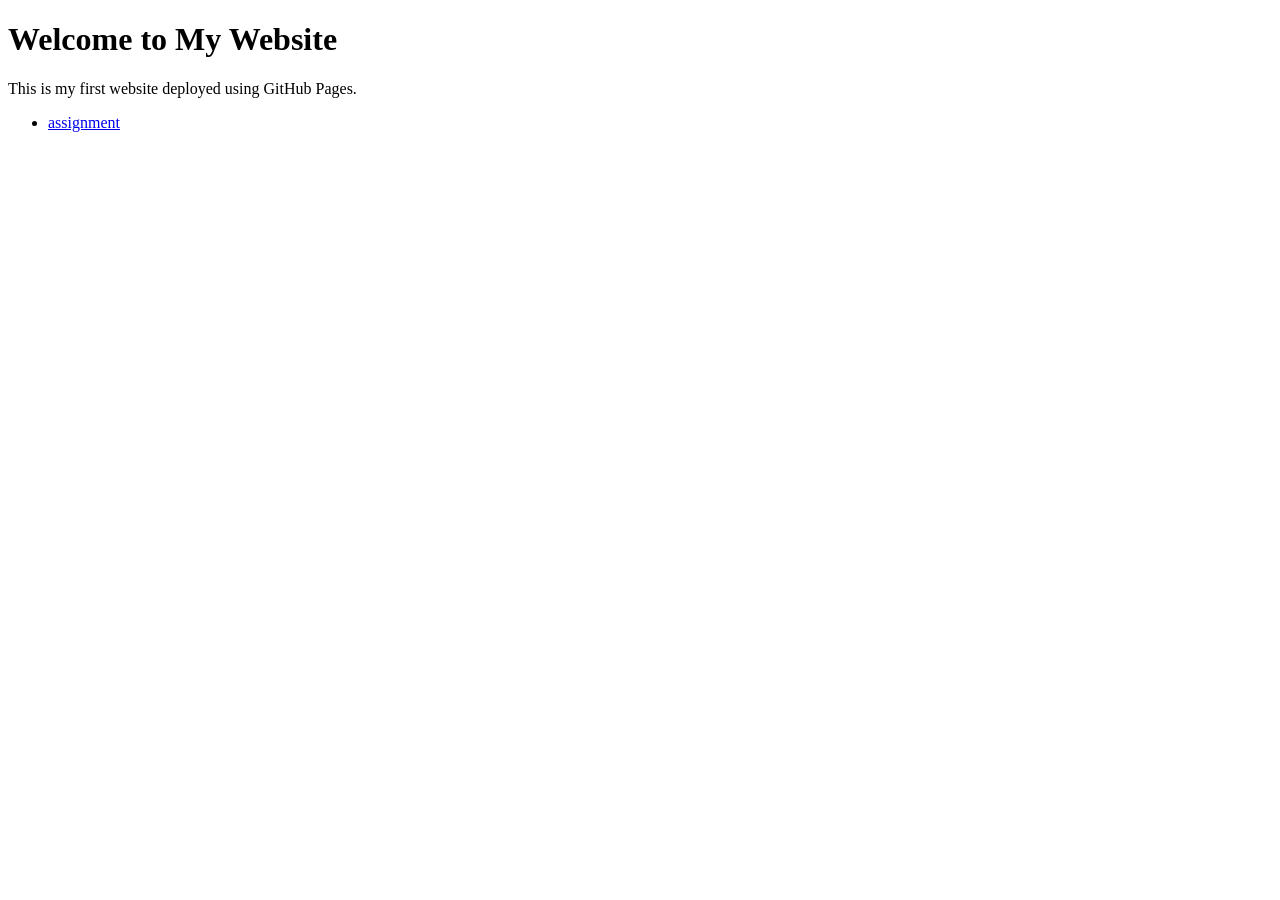
<file: index.html>
<!DOCTYPE html>
<html lang="en">
<head>
    <meta charset="UTF-8">
    <meta name="viewport" content="width=device-width, initial-scale=1.0">
    <title>My First Website</title>
</head>
<body>

    <h1>Welcome to My Website</h1>
    <p>This is my first website deployed using GitHub Pages.</p>
<ul>
    <li><a href="wadassignment02/index.html">assignment</a></li>
</ul>
</body>
</html>
</file>
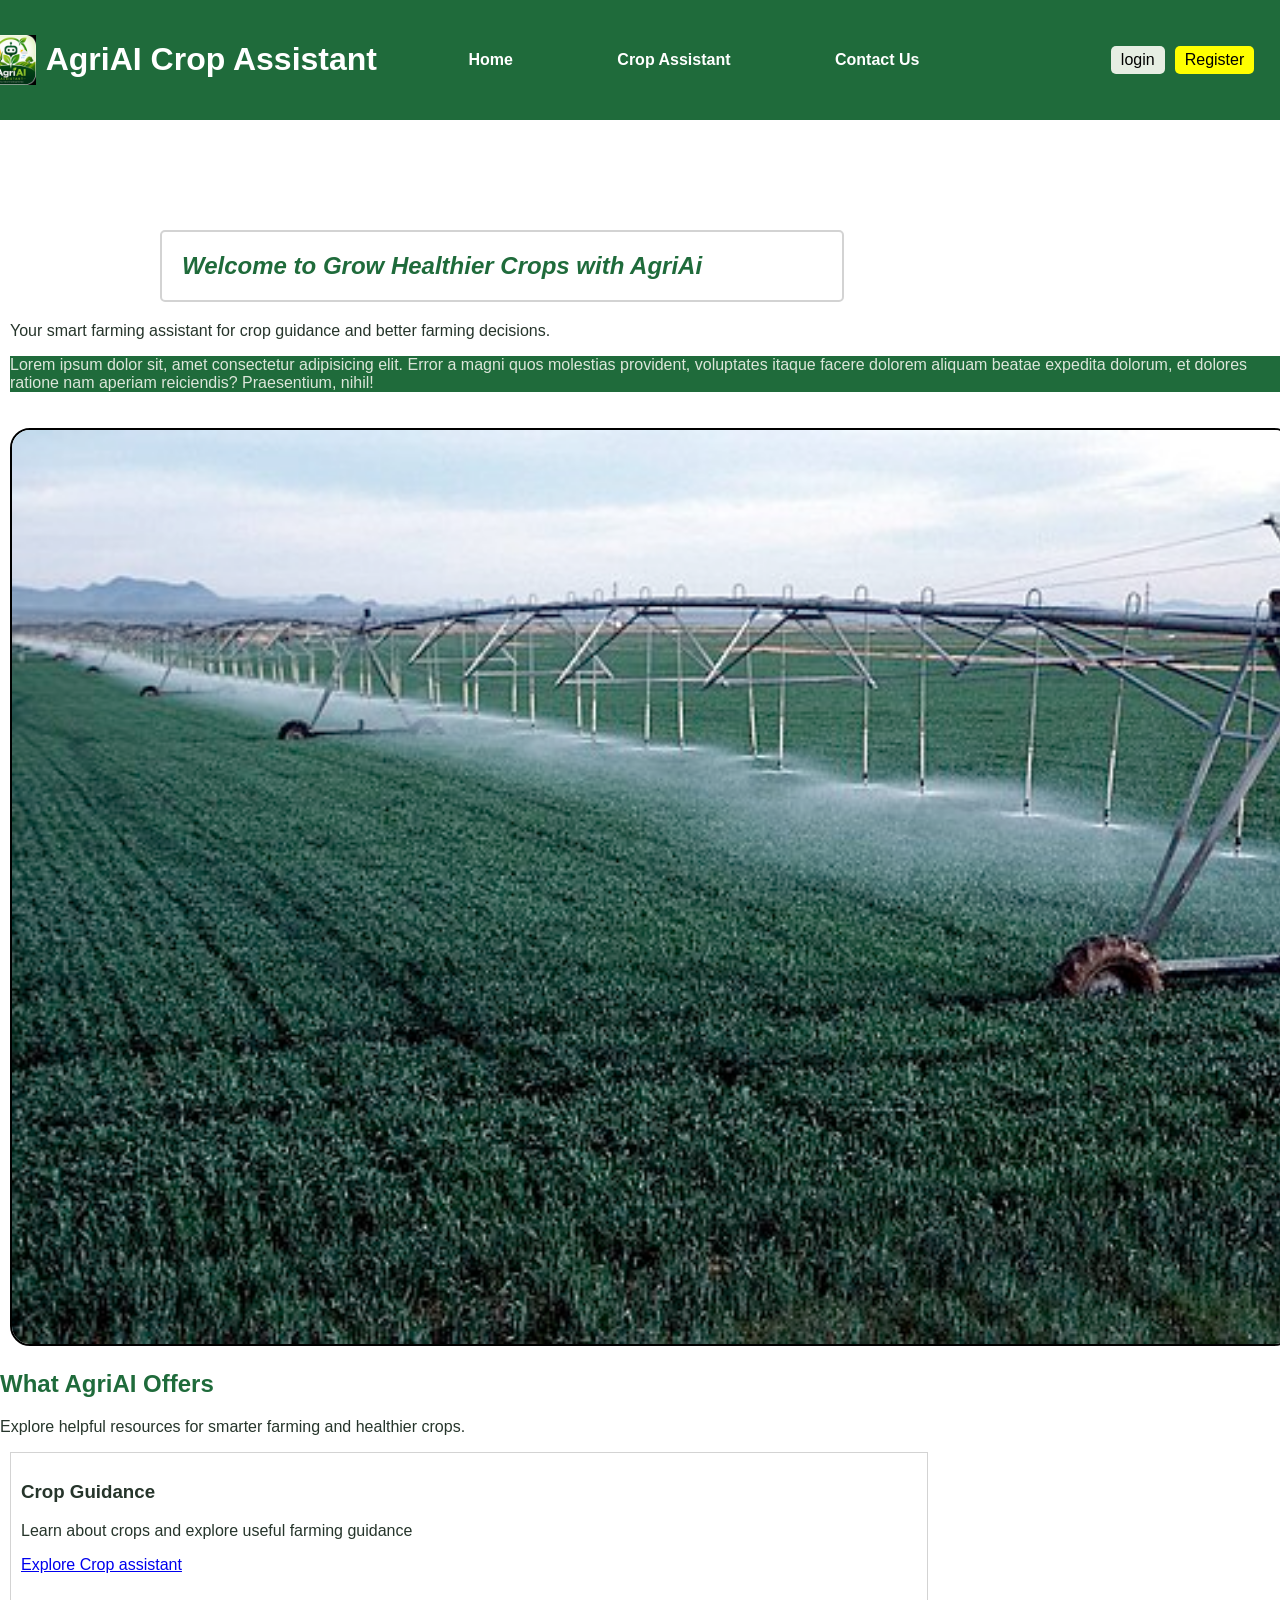
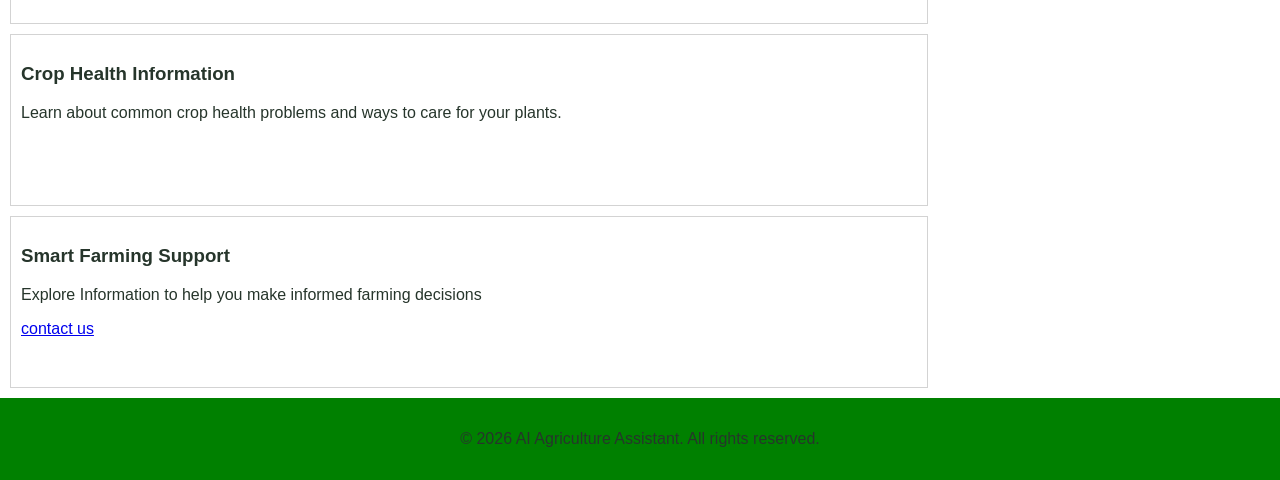
<file: wadassignment02/index.html>
<!DOCTYPE html>


<html lang="en">
    <head>
        <meta charset="utf-8">
        <title>AgriAI Crop Assistant</title>
        <meta name="description" content="">
        <meta name="viewport" content="width=device-width, initial-scale=1">
        <link rel="stylesheet" href="css/style.css">
    </head>
    <body>
       <header >
        <div class="logo">
            <img src="images/logo.webp" alt="">
             <h1>AgriAI Crop Assistant</h1>
        </div>
       <div>
          <nav>
            <ul>
                <li><a href="index.html">Home</a></li>
                <li><a href="cropassistance.html">Crop Assistant</a></li>
                <li><a href="contact.html">Contact Us</a></li>
               
            </ul>
        </nav>
       </div>
      
       <div class="login">
        <div class="signin">
            <a href="login.html"class="signin">login</a>

        </div>
      <div class="signup">
          <a href="register.html"class="signup">Register</a>
      </div>
         
  
       </div>
      
        
       </header>
        <main>
     <div class="container">
 <section class="hero">
                <h2> Welcome to Grow Healthier Crops with AgriAi</h2>
                <p>
                    Your smart farming assistant for crop guidance
                    and better farming decisions.
                </p>
              
                <div class="img1">
                    <p>Lorem ipsum dolor sit, amet consectetur adipisicing elit. Error a magni quos molestias provident, voluptates itaque facere dolorem aliquam beatae expedita dolorum, et dolores ratione nam aperiam reiciendis? Praesentium, nihil!</p>
                </div>
                <img src="images/img2.JPG" alt="Green crops growing in a farm">
            </section>
     </div>
           



            <section class="features">
             <h2>What AgriAI Offers</h2>
             <p>Explore helpful resources for smarter farming and healthier crops.</p>
             <article class="feature">
                <h3>Crop Guidance</h3>
                <p>
                    Learn about crops and explore useful farming guidance
                </p>
                <a href="cropassistance.html">Explore Crop assistant</a>
             </article>
             <article class="feature">
      <h3>Crop Health Information </h3>
              <p>
                Learn about common crop health problems 
                and ways to care for your plants.
              </p>
             </article>
             <article class="feature">
                <h3>Smart Farming Support</h3>
                <p>
                    Explore Information to help you make informed farming decisions
                    
                </p>
                <a href="contact.html">contact us</a>
             </article>
            </section>
        </main>
        <footer>
            <p>&copy; 2026 AI Agriculture Assistant. All rights reserved.</p>
        </footer>
    </body>
</html>
</file>
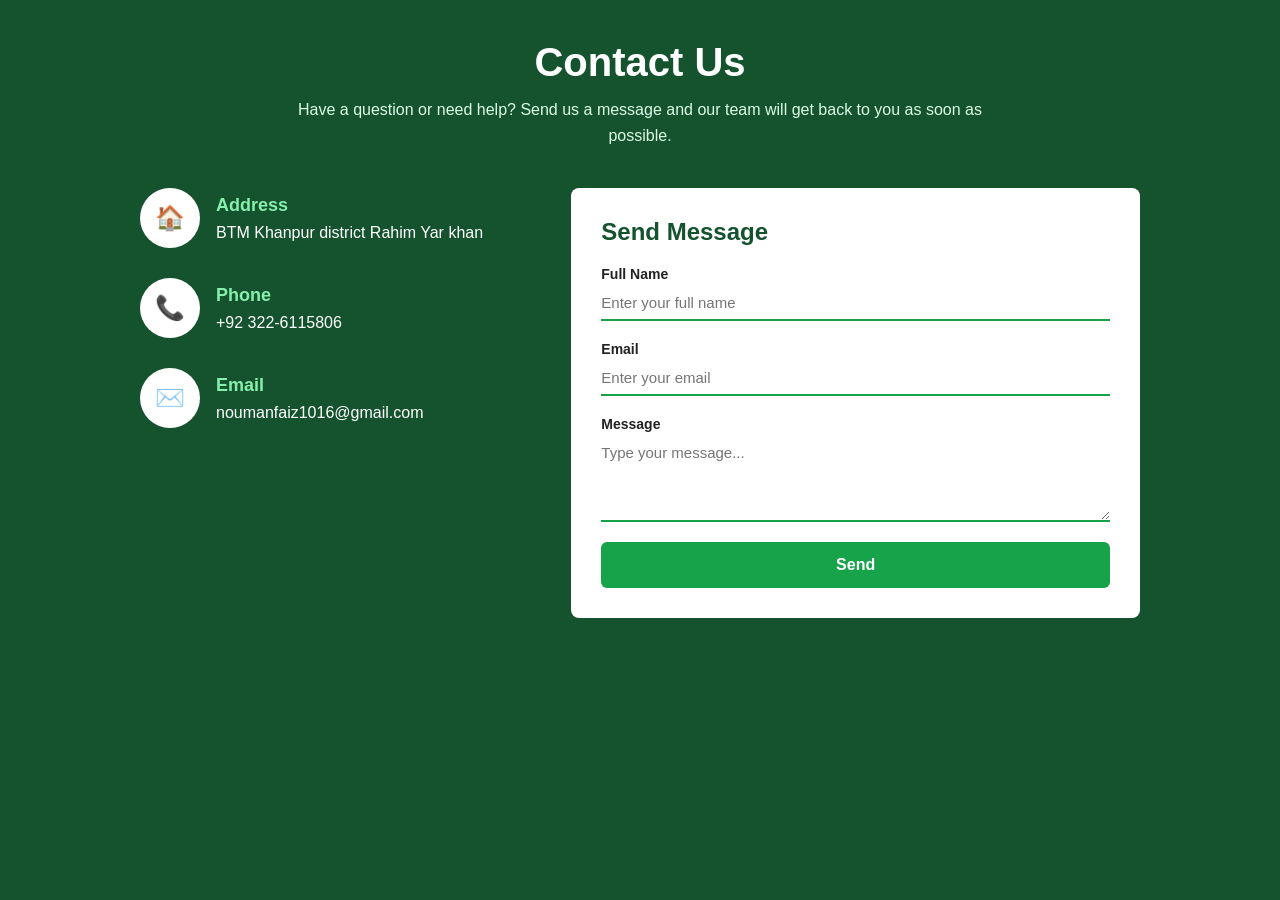
<file: wadassignment02/contact.html>
<!DOCTYPE html>
<html>
<head>
  <meta charset="UTF-8">
  <meta name="viewport" content="width=device-width, initial-scale=1">
  <title>Contact Us </title>
  <link rel="stylesheet" href="css/contact.css">
</head>
<body>
  <header>
    <h1>Contact Us</h1>
    <p>Have a question or need help? Send us a message and our team will get back to you as soon as possible.</p>
  </header>

  <main>
    <section class="info">
      <article>
        <span class="icon">🏠</span>
        <span class="text">
          <strong>Address</strong><br>
          BTM Khanpur district Rahim Yar khan
        </span>
      </article>

      <article>
        <span class="icon">📞</span>
        <span class="text">
          <strong>Phone</strong><br>
          +92 322-6115806
        </span>
      </article>

      <article>
        <span class="icon">✉️</span>
        <span class="text">
          <strong>Email</strong><br>
          noumanfaiz1016@gmail.com
        </span>
      </article>
    </section>

    <form action="#" method="post">
      <h2>Send Message</h2>

      <label for="name">Full Name</label>
      <input type="text" id="name" name="name" placeholder="Enter your full name" required>

      <label for="email">Email</label>
      <input type="email" id="email" name="email" placeholder="Enter your email" required>

      <label for="message">Message</label>
      <textarea id="message" name="message" rows="4" placeholder="Type your message..." required></textarea>

      <button type="submit">Send</button>
    </form>
  </main>
</body>
</html>
</file>
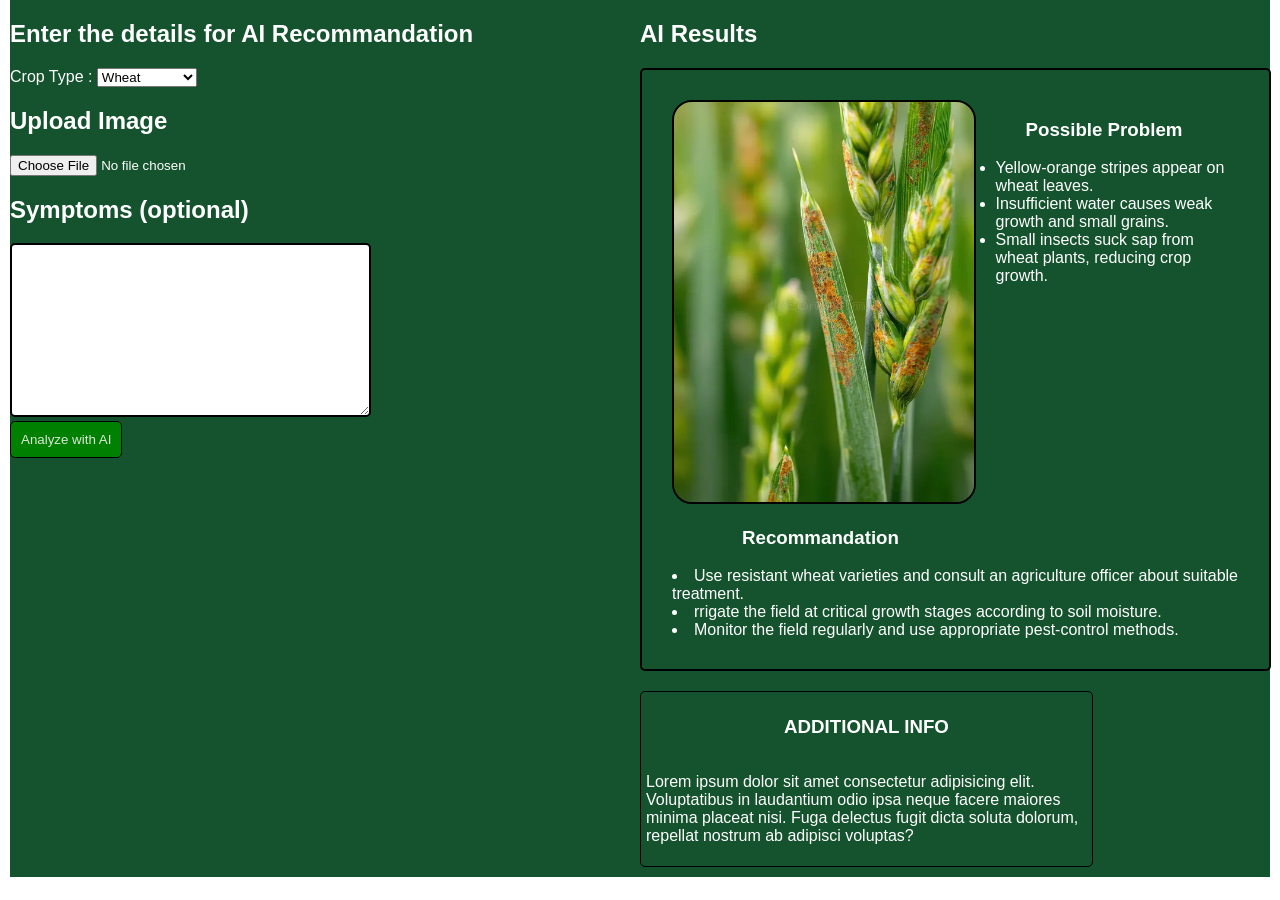
<file: wadassignment02/cropassistance.html>
<!DOCTYPE html>
<html lang="en">
<head>
    <meta charset="UTF-8">
    <meta name="viewport" content="width=device-width, initial-scale=1.0">
    <title>crop Assistance</title>
    <link rel="stylesheet" href="css/style.css">
</head>
<body>
   <div class="crop_ass">
 <section>
<form action="" method="post"></form>
        <h1>Enter the details for AI Recommandation</h1>
        <label for="crop_type">Crop Type : </label>
        <select name="crop_type" id="crop_type">
            <optgroup label="Food crop">
                  <option value="1"> Wheat</option>
                    <option value="2"> rice </option>
                      <option value="3"> maize</option>
            </optgroup>
            <optgroup label="Cash crops ">
          
                  <option value="4"> Cotton </option>
                    <option value="5">  sugarcane </option>
                      <option value="6"> tobacco</option>
            </optgroup>
            <optgroup label="Medicinal crops">
                <option value="7">Aloe vera</option>
                      <option value="8"> senna</option>
            </optgroup>
        </select>
         <h1>Upload Image</h1>
         <input type="file" name="" id="">
         <h1>Symptoms (optional)</h1>
         <textarea name="message" rows="10" cols="40" placeholder="Enter message if you want to add"> </textarea>
         <br>
         <button>Analyze with AI</button>
        
       </form>
    </section>
         

    
    <section>
        <h1>AI Results</h1>
    <div class="ai">
           <div class="recommandation">
            <section> <img src="images/img1.webp" alt="image"></section>
           <section>
             <h3>Possible Problem</h3>
            <ul>
                <li>Yellow-orange stripes appear on wheat leaves.</li>
                <li>Insufficient water causes weak growth and small grains.</li>
                <li>Small insects suck sap from wheat plants, reducing crop growth.</li>
            </ul>
           </section>
           
            </div>
        <h3> Recommandation</h3>
        <li>Use resistant wheat varieties and consult an agriculture officer about suitable treatment.</li>
        <li>rrigate the field at critical growth stages according to soil moisture.</li>
        <li>Monitor the field regularly and use appropriate pest-control methods.</li>
    </div>
        
        <div class="add_info">
            <h3>ADDITIONAL INFO</h3>
         <p>Lorem ipsum dolor sit amet consectetur adipisicing elit. Voluptatibus in laudantium odio ipsa neque facere maiores minima placeat nisi. Fuga delectus fugit dicta soluta dolorum, repellat nostrum ab adipisci voluptas?</p>

        </div>
     
    </section>
    
    
 </div>
</body>
</html>
</file>
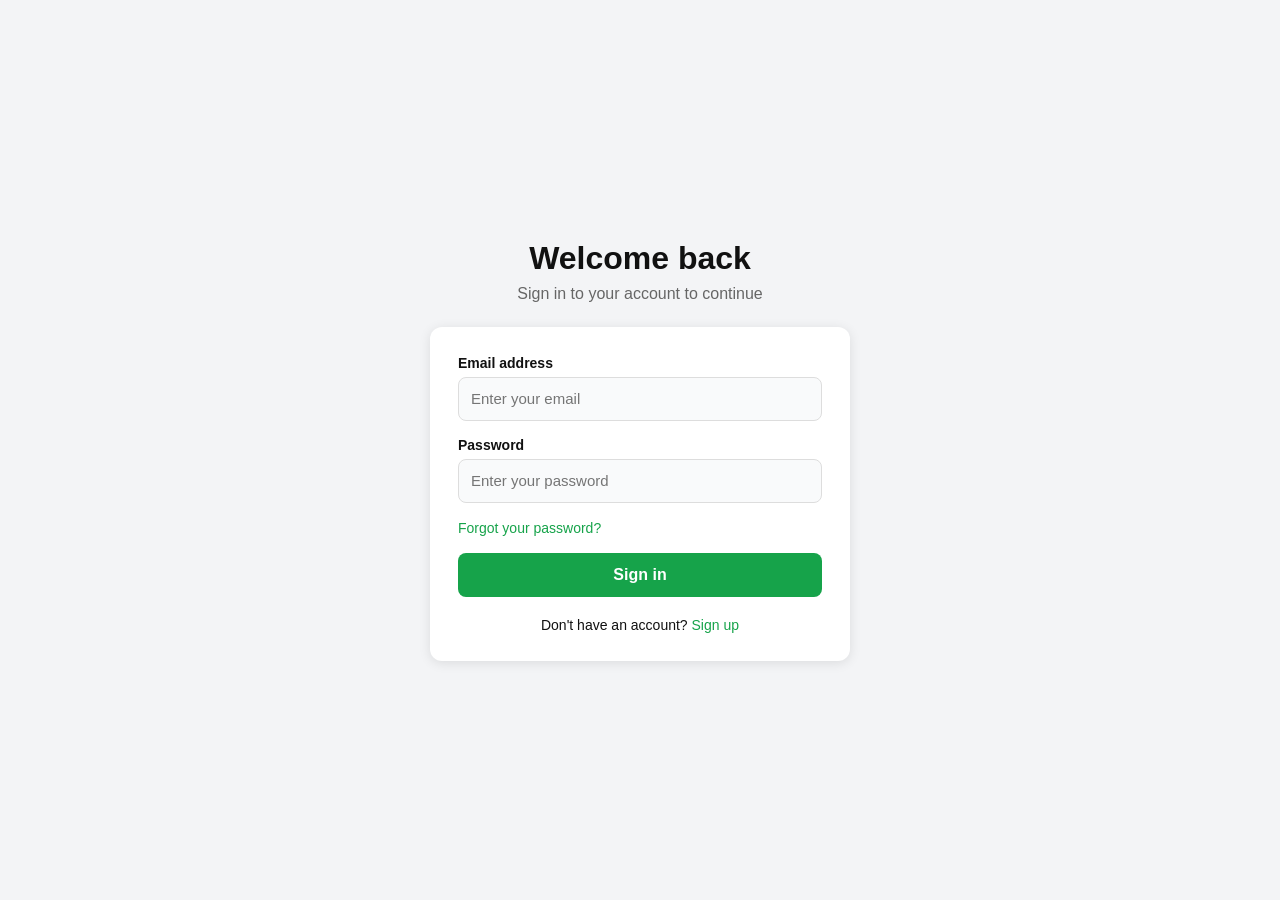
<file: wadassignment02/login.html>
<!DOCTYPE html>
<html>
<head>
  <meta charset="UTF-8">
  <meta name="viewport" content="width=device-width, initial-scale=1">
  <title>Login </title>
  <link rel="stylesheet" href="css/signup.css">
</head>
<body>
  <h1>Welcome back</h1>
  <p class="subtitle">Sign in to your account to continue</p>

  <form action="#" method="post">
    <label for="email">Email address</label>
    <input type="email" id="email" name="email" placeholder="Enter your email" required>

    <label for="password">Password</label>
    <input type="password" id="password" name="password" placeholder="Enter your password" required>

    

    

    <p><a href="#">Forgot your password?</a></p>

    <button type="submit">Sign in</button>

    <p class="switch">Don't have an account? <a href="register.html">Sign up</a></p>
  </form>

 
</body>
</html>
</file>
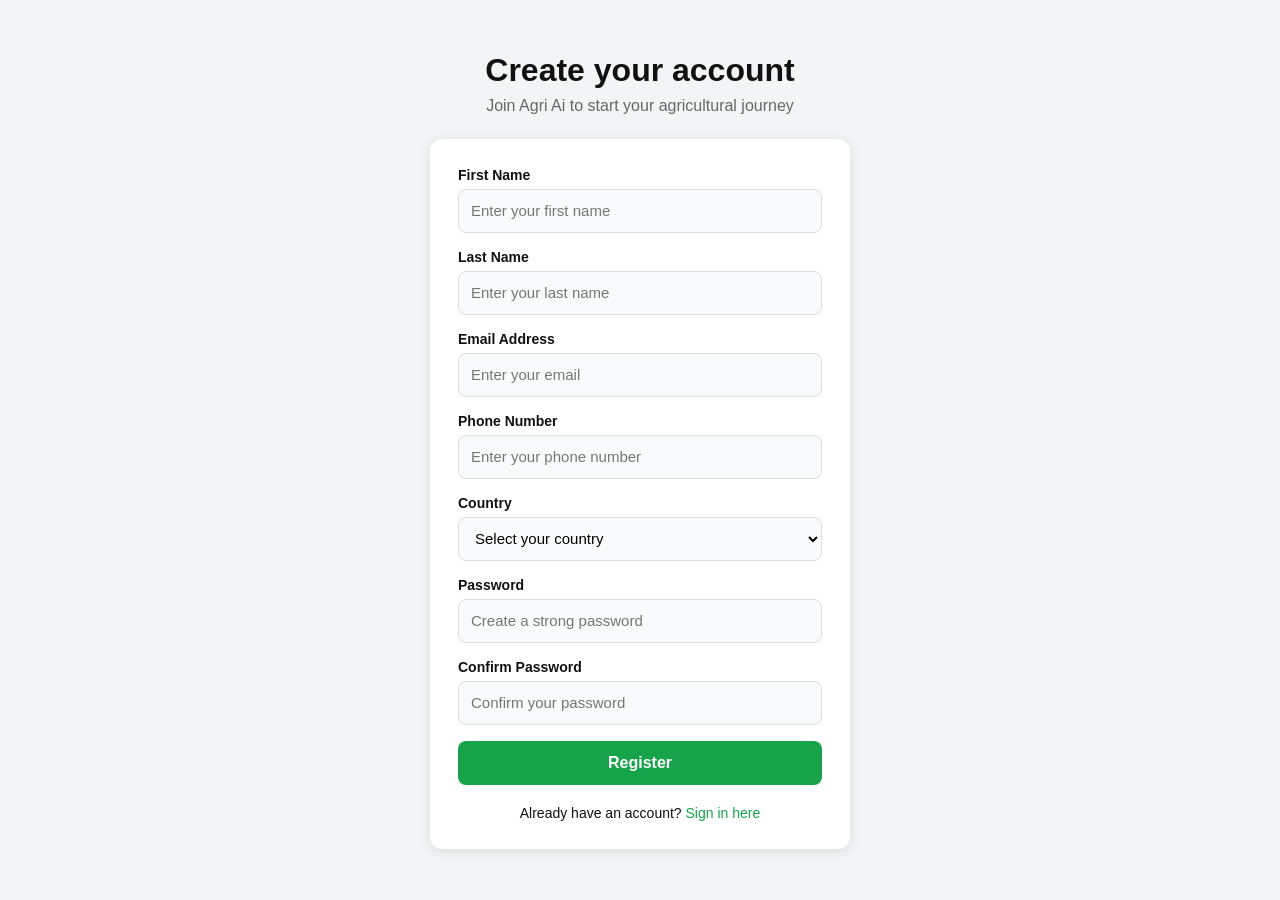
<file: wadassignment02/register.html>
<!DOCTYPE html>
<html>
<head>
  <meta charset="UTF-8">
  <meta name="viewport" content="width=device-width, initial-scale=1">
  <title>Register </title>
  <link rel="stylesheet" href="css/signup.css">
</head>
<body>
  <h1>Create your account</h1>
  <p class="subtitle">Join Agri Ai to start your agricultural journey</p>

  <form action="#" method="post">
    <label for="first">First Name</label>
    <input type="text" id="first" name="first_name" placeholder="Enter your first name" required>

    <label for="last">Last Name</label>
    <input type="text" id="last" name="last_name" placeholder="Enter your last name" required>

    <label for="email">Email Address</label>
    <input type="email" id="email" name="email" placeholder="Enter your email" required>

    <label for="phone">Phone Number</label>
    <input type="tel" id="phone" name="phone" placeholder="Enter your phone number" required>

    <label for="country">Country</label>
    <select id="country" name="country" required>
      <option value="">Select your country</option>
      <option>Pakistan</option>
      <option>India</option>
      <option>America</option>
      <option>Nigeria</option>
      <option>Saudia</option>
    </select>

    <label for="password">Password</label>
    <input type="password" id="password" name="password" placeholder="Create a strong password" required>

    <label for="confirm">Confirm Password</label>
    <input type="password" id="confirm" placeholder="Confirm your password" required>

   

    <button type="submit" id="submit" disabled>Register</button>

    <p class="switch">Already have an account? <a href="login.html">Sign in here</a></p>
  </form>

  

   
</body>
</html>
</file>
<file: wadassignment02/css/style.css>
/* 1. Basic page styling */
body {
    font-family: Arial, sans-serif;
    color: #26352b;
    background-color: white;
    margin: 0;
  
    padding: 0;
  
    
}

/* 2. Website header */
header {
  
    display: flex;
    justify-content: space-around;
     position: fixed;
   top: 0;
   width: 100%;
    align-items: center;
    
    background-color: #1f6b3b;
    color: white;
    padding: 20px;
    margin-bottom: 50px;
    
}
.logo{
    margin-left: -80px;
    display: flex;
    gap: 10px;
    align-items: center;
}
.logo img{

    width: 50px;
    height: 50px;
}





h2 {
    color: #1f6b3b;
}

/* 6. Paragraphs */
p {
    font-size: 16px;
}
/* Navigation bar */
nav ul {
    list-style: none;
    padding: 0;
    margin: 0;
    text-align: center;
}


    
nav li {
    display: inline-block;
    margin-right: 100px;
}
nav a:hover{
    padding: 5px;
    border: 1px solid black;
    border-radius: 10px;
    text-decoration: none;
    background-color: yellow;
    color: black;
}
nav a {
    color: white;
    text-decoration: none;
    font-weight: bold;
}
.login {
    display: flex;
    gap: 10px;
   
}
.login a{
    text-decoration: none;
}
.signin{
background-color: #e6eee3;
color: black;
padding: 5px;

border-radius: 5px;
}
.signup{
    background-color: yellow;
color: black;
padding: 5px;

border-radius: 5px;
}
.signin:hover{
    background-color: yellow;
}
.signup:hover{
    background-color: aliceblue;
}


/* Hero section */
main{
    width: 100%;
}
.hero {
    margin-top: 100px;
   padding-top: 30px;
    width: 100%;
    padding-left: 10px;
}

.hero h2 {
  
    font-style: italic;
    font-weight: bolder;
    width: 50%;
    border: 2px solid lightgray;
    padding: 20px;
    border-radius: 5px;
    margin-left: 150px;
    margin-top: 100px;
}

 

.img1 p{
    width: 100%;
   color: #dce6da;
    background-color: #1f6b3b;

}

.hero img {
   
    width: 100%;
 height: auto;
    
    margin-top: 20px;
}

.feature{
    width: 70%;
    height: 150px;
    border: 1px solid lightgrey;
    margin: 10px;
    padding: 10px;
}




.language-selector {
    margin-top: 12px;
}

.language-selector select {
    padding: 6px;
    font-size: 15px;
}


footer {
    background-color:green;
    padding: 16px;
    text-align: center;
}
/******************************************************************/
.crop_ass{
    display: flex;
    margin: 0px 10px 0px 10px;
   background: #14532d;
  color: white;
}
.upload_image{
    width: 200px;
    height: 300px;
    background-color: antiquewhite;
   }
   section img{
    width: 300px;
    height: 400px;
    border: 2px solid black;
    border-radius: 20px;
   }
 
    .crop_ass section{
        width: 50%;
    }
    .ai{
              width: 90%;
              border: 2px solid black;
              padding: 30px;
              border-radius: 5px;
              box-shadow: 5px;

    }
    textarea{
       
        border: 2px solid black;
        border-radius: 5px;
        padding: 10px;
        
    }
     
  
     
    
   
    .recommandation{
   
   
        display: flex;
        justify-content: space-around;
       
    }
    .ai h3{
        margin-left: 70px;
    }
    .add_info{
        display: flex;
        flex-direction: column;
        align-items: center;
        border: 1px solid black;
        width: 70%;
        margin-top: 20px;
        padding: 5px;
        margin-bottom: 10px;
        border-radius: 5px;
    }
    button{
        background-color: green;
        color: #dce6da;
        padding: 10px;
        border-radius: 5px;
        border: 1px solid black;
    }
   button:hover{
    background-color: #dce6da;
    color: green;
   }
  


/* Desktop and large screens */

/* Tablets and medium screens */
@media (min-width: 769px) and (max-width: 1024px) {
    main {
        padding: 22px;
    }

    .hero h2 {
        font-size: 30px;
    }

    .hero img {
        max-width: 100%;
    }

    .feature {
        padding: 20px;
    }

    nav li {
        margin-right: 14px;
    }
}
/* Mobile phones */
@media (max-width: 768px) {
    main {
        padding: 16px;
    }

    header {
        padding: 16px;
    }

    h1 {
        font-size: 24px;
    }

    .hero h2 {
        font-size: 26px;
    }

    nav li {
        display: block;
        margin: 10px 0;
    }

    .hero img {
        width: 100%;
        max-width: 100%;
        height: auto;
    }

    .feature {
        padding: 16px;
        margin: 12px 0;
    }

    .hero a {
        max-width: 100%;
        box-sizing: border-box;
    }
}
</file>
<file: wadassignment02/css/contact.css>
* { 
    box-sizing: border-box;
     margin: 0; 
     padding: 0;
     }

body {
  font-family: Arial, sans-serif;
  background: #14532d;
  color: #fff;
  min-height: 100vh;
  padding: 40px 20px;
}


header {
  text-align: center;
  max-width: 700px;
  margin: 0 auto 40px;
}
header h1 {
     font-size: 40px;
     
     margin-bottom: 12px;
     }
header p { 
    line-height: 1.6; 
    color: #dcfce7; 
}


main {
  display: flex;
  flex-wrap: wrap;
  gap: 40px;
  max-width: 1000px;
  margin: 0 auto;
  align-items: flex-start;
}


.info { 
    flex: 1;
     min-width: 260px; 
    }

article {
  display: flex;
  align-items: center;
  gap: 16px;
  margin-bottom: 30px;
}
.icon {
  width: 60px;
  height: 60px;
  border-radius: 50%;
  background: #fff;
  display: flex;
  align-items: center;
  justify-content: center;
  font-size: 24px;
  flex-shrink: 0;
}
.text { 
    line-height: 1.6;
 }
.text strong { 
    color: #86efac; 
    font-size: 18px; 
}


form {
  flex: 1.3;
  min-width: 300px;
  background: #fff;
  color: #222;
  padding: 30px;
  border-radius: 8px;
}
form h2 { 
    color: #14532d;
     margin-bottom: 20px; 
    }

label {
  display: block;
  font-size: 14px;
  font-weight: bold;
  margin-bottom: 4px;
}
input, textarea {
  display: block;
  width: 100%;
  margin-bottom: 20px;
  padding: 8px 0;
  border: none;
  border-bottom: 2px solid #16a34a;
  outline: none;
  font-size: 15px;
  font-family: inherit;
}
textarea {
     resize: vertical; 
    }

button {
  width: 100%;
  height: 46px;
  border: none;
  border-radius: 6px;
  background: #16a34a;
  color: #fff;
  font-size: 16px;
  font-weight: bold;
  cursor: pointer;
}
button:hover { 
    background: #15803d;
 }
</file>
<file: wadassignment02/css/signup.css>
* {
     box-sizing: border-box;
      margin: 0;
       padding: 0; 
    }

body {
  font-family: Arial, sans-serif;
  background: #f3f4f6;
  color: #111;
  min-height: 100vh;
  display: flex;
  flex-direction: column;
  align-items: center;
  justify-content: center;
  padding: 20px;
}

h1 { 
    text-align: center; 
}
.subtitle {
     color: #666; 
     margin: 8px 0 24px; 
     text-align: center; 
    }

form {
  background: #fff;
  width: 100%;
  max-width: 420px;
  padding: 28px;
  border-radius: 12px;
  box-shadow: 0 2px 12px rgba(0,0,0,0.1);
}


label {
  display: block;
  font-weight: bold;
  font-size: 14px;
  margin-bottom: 6px;
}

input, select {
  display: block;
  width: 100%;
  height: 44px;
  margin-bottom: 16px;
  padding: 0 12px;
  border: 1px solid #ddd;
  border-radius: 8px;
  background: #f9fafb;
  font-size: 15px;
}




p {
     margin-bottom: 16px; 
    }


a {
     color: #16a34a; 
     text-decoration: none; 
     font-size: 14px; 
    }
a:hover {
     text-decoration: underline; 
    }

button {
  width: 100%;
  height: 44px;
  border: none;
  border-radius: 8px;
  background: #16a34a;
  color: #fff;
  font-size: 16px;
  font-weight: bold;
  cursor: pointer;
}


.switch { 
    text-align: center;
     margin: 20px 0 0; 
     font-size: 14px; 
    }
</file>
